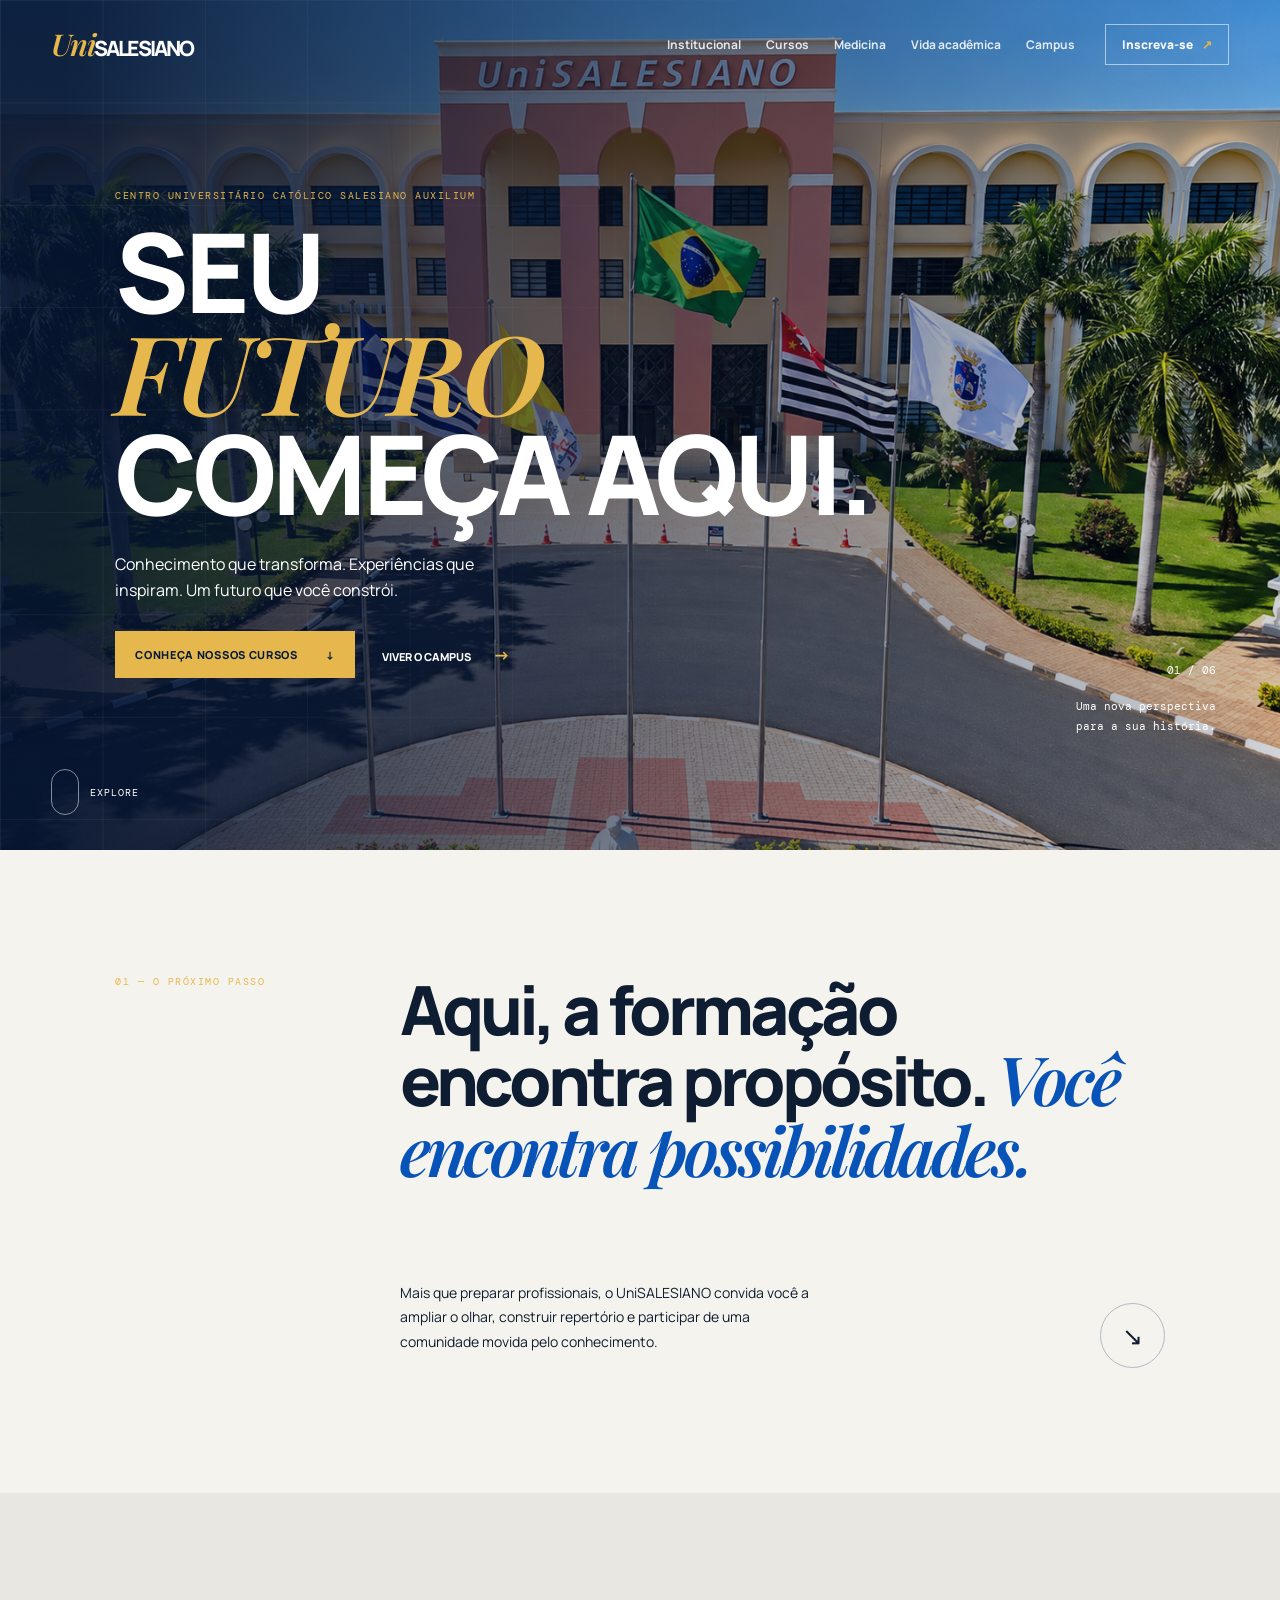
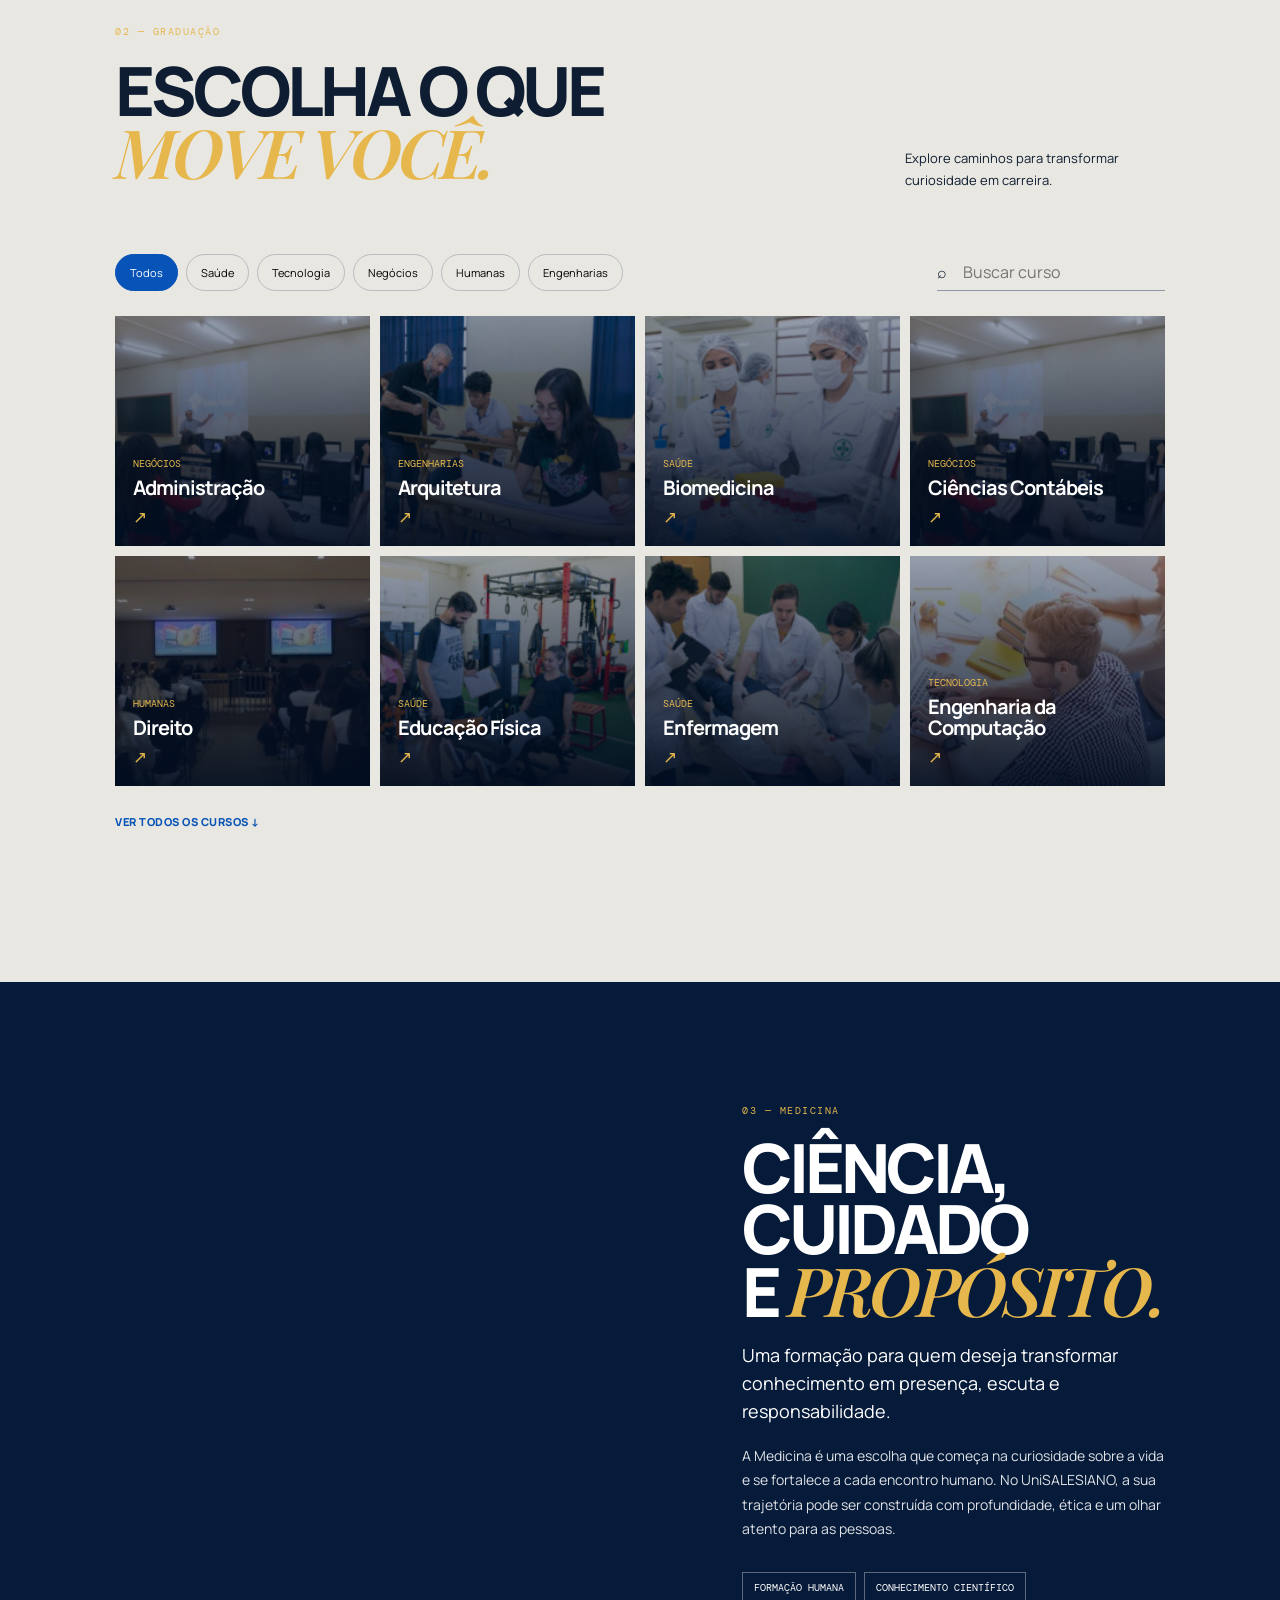
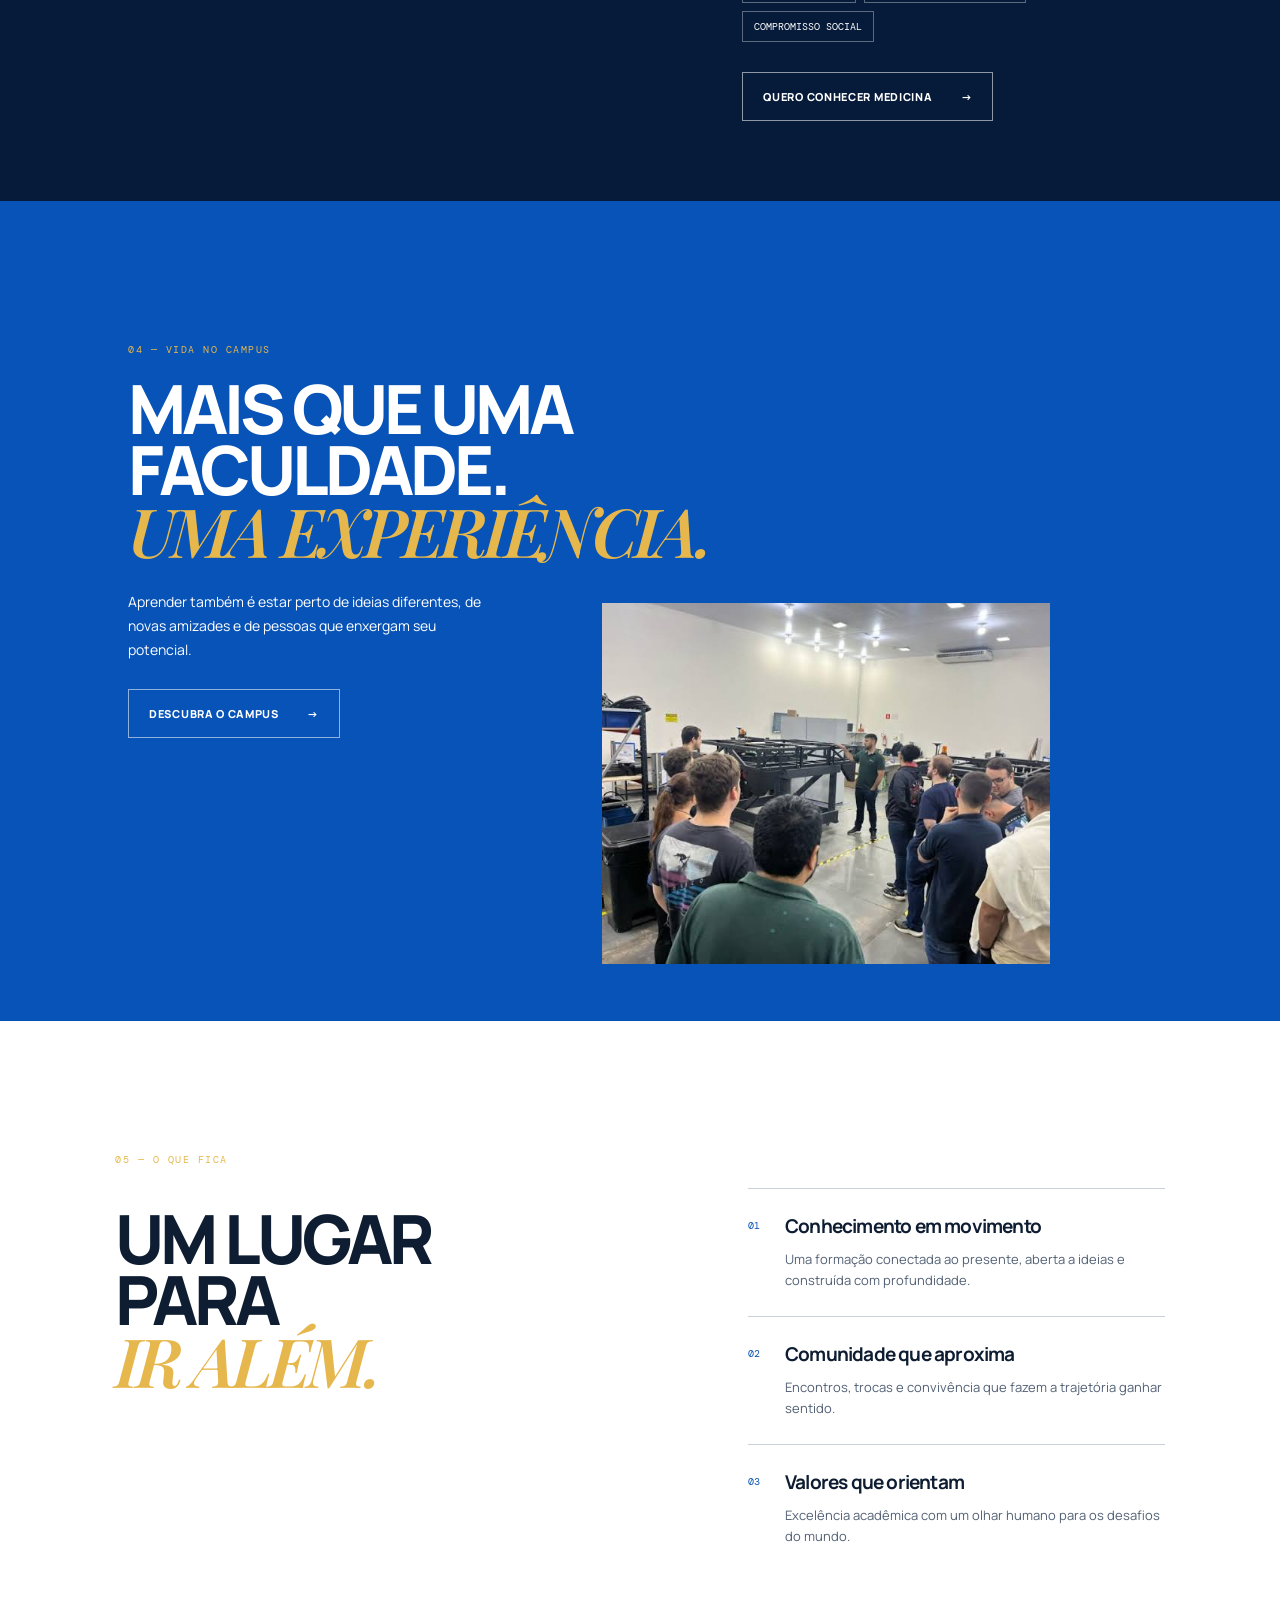
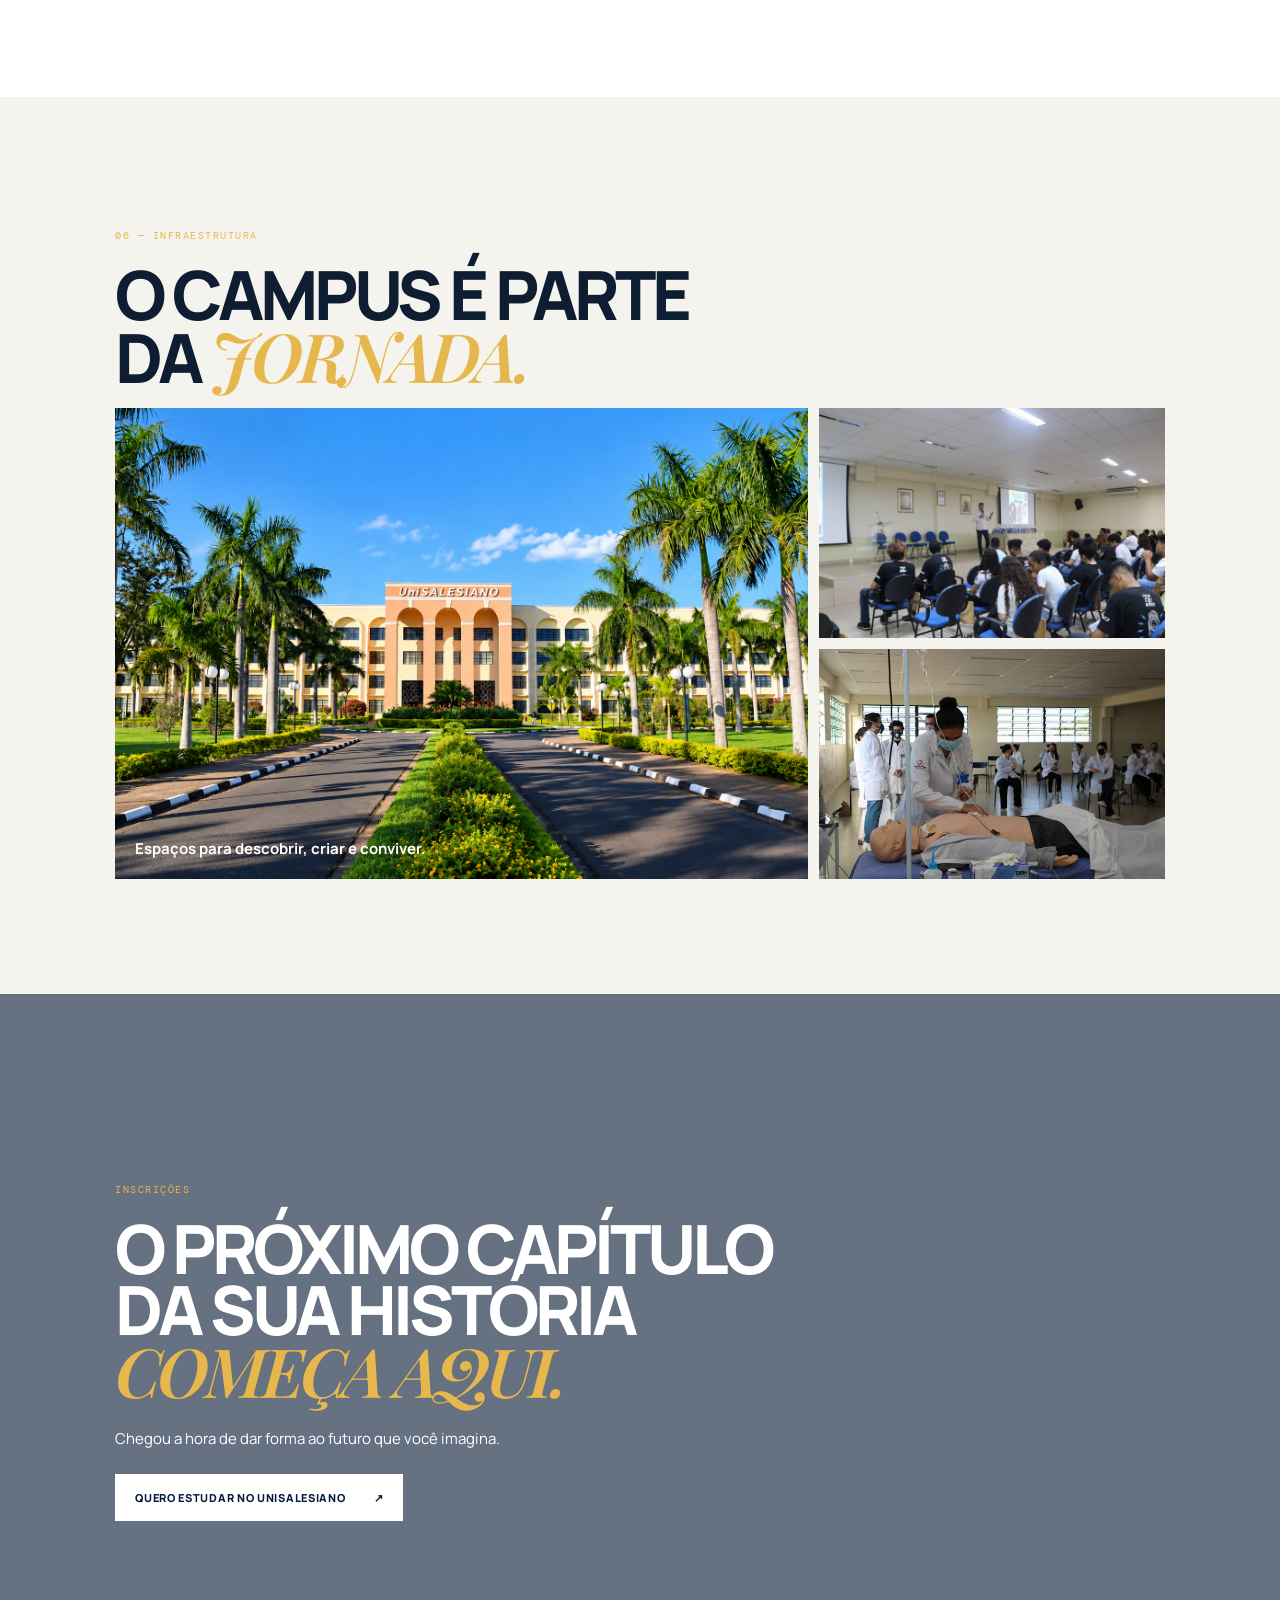
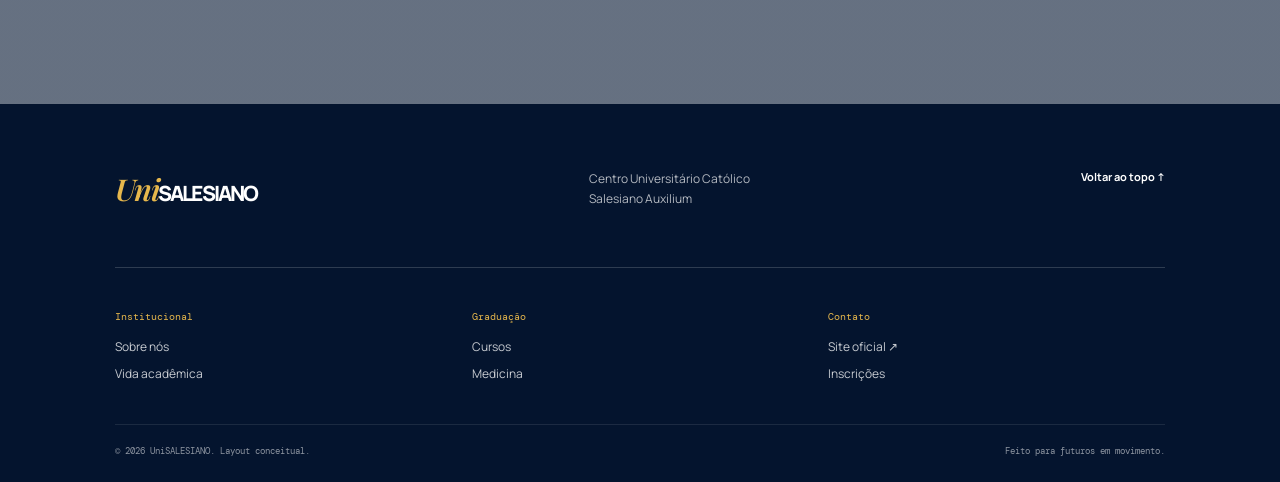
<file: index.html>
<!doctype html>
<html lang="pt-BR">
<head>
    <meta charset="UTF-8" />
    <meta name="viewport" content="width=device-width, initial-scale=1.0" />
    <meta name="description" content="UniSALESIANO — conhecimento que transforma." />

    <title>UniSALESIANO — Seu futuro começa aqui</title>

    <link rel="preconnect" href="https://fonts.googleapis.com" />
    <link rel="preconnect" href="https://fonts.gstatic.com" crossorigin />

    <link
        href="https://fonts.googleapis.com/css2?family=DM+Mono&family=Manrope:wght@400;500;600;700;800&family=Playfair+Display:ital,wght@0,600;0,700;1,600&display=swap"
        rel="stylesheet"
    />

    <link rel="stylesheet" href="./site/style.css" />
</head>

<body>

    <!-- BARRA DE PROGRESSO -->
    <div class="progress">
        <i></i>
    </div>

    <!-- CABEÇALHO -->
    <header id="inicio">

        <a class="brand" href="#inicio" aria-label="UniSALESIANO, início">
            <b>Uni</b>
            <span>SALESIANO</span>
        </a>

        <nav aria-label="Navegação principal">
            <a href="#institucional">Institucional</a>
            <a href="#cursos">Cursos</a>
            <a href="#medicina">Medicina</a>
            <a href="#experiencia">Vida acadêmica</a>
            <a href="#campus">Campus</a>
        </nav>

        <a class="header-cta" href="#inscricoes">
            Inscreva-se
            <span>↗</span>
        </a>

        <button class="menu" aria-label="Abrir menu" aria-expanded="false">
            <i></i>
            <i></i>
        </button>

    </header>

    <!-- CONTEÚDO PRINCIPAL -->
    <main>

        <!-- SEÇÃO 01: HERO -->
        <section class="hero" id="institucional">

            <div class="hero-image"></div>
            <div class="grid"></div>

            <div class="hero-copy">

                <p class="tag">
                    Centro Universitário Católico Salesiano Auxilium
                </p>

                <h1>
                    SEU<br>
                    <em>FUTURO</em><br>
                    COMEÇA AQUI.
                </h1>

                <p>
                    Conhecimento que transforma. Experiências que inspiram.
                    Um futuro que você constrói.
                </p>

                <div class="actions">

                    <a class="button gold" href="#cursos">
                        Conheça nossos cursos
                        <span>↓</span>
                    </a>

                    <a class="plain" href="#experiencia">
                        Viver o campus
                        <span>→</span>
                    </a>

                </div>

            </div>

            <div class="hero-note">
                <span>01 / 06</span>

                <p>
                    Uma nova perspectiva<br>
                    para a sua história.
                </p>
            </div>

            <a class="scroll" href="#manifesto">
                <i></i>
                Explore
            </a>

        </section>

        <!-- SEÇÃO 02: MANIFESTO -->
        <section class="manifesto section" id="manifesto">

            <span class="tag">01 — O próximo passo</span>

            <div>

                <h2 class="statement">
                    Aqui, a formação encontra propósito.
                    <em>Você encontra possibilidades.</em>
                </h2>

                <div class="manifesto-foot">

                    <p>
                        Mais que preparar profissionais, o UniSALESIANO
                        convida você a ampliar o olhar, construir repertório
                        e participar de uma comunidade movida pelo conhecimento.
                    </p>

                    <a class="circle" href="#cursos" aria-label="Explorar cursos">
                        ↘
                    </a>

                </div>

            </div>

        </section>

        <!-- SEÇÃO 03: CURSOS -->
        <section class="courses section" id="cursos">

            <div class="heading">

                <div>

                    <span class="tag">02 — Graduação</span>

                    <h2>
                        ESCOLHA O QUE<br>
                        <em>MOVE VOCÊ.</em>
                    </h2>

                </div>

                <p>
                    Explore caminhos para transformar curiosidade em carreira.
                </p>

            </div>

            <!-- FILTROS E PESQUISA -->
            <div class="controls">

                <div class="filters">
                    <button class="active" data-filter="Todos">Todos</button>
                    <button data-filter="Saúde">Saúde</button>
                    <button data-filter="Tecnologia">Tecnologia</button>
                    <button data-filter="Negócios">Negócios</button>
                    <button data-filter="Humanas">Humanas</button>
                    <button data-filter="Engenharias">Engenharias</button>
                </div>

                <label class="search">
                    ⌕
                    <input
                        type="search"
                        placeholder="Buscar curso"
                        aria-label="Buscar curso"
                    />
                </label>

            </div>

            <!-- CARDS GERADOS PELO JAVASCRIPT -->
            <div class="course-grid" id="courseGrid"></div>

            <button class="show-all" id="showAll">
                Ver todos os cursos ↓
            </button>

        </section>

        <!-- SEÇÃO 04: MEDICINA -->
        <section class="medicine" id="medicina">

            <div class="medicine-photo"></div>

            <div class="medicine-content">

                <span class="tag">03 — Medicina</span>

                <h2>
                    CIÊNCIA, CUIDADO<br>
                    E <em>PROPÓSITO.</em>
                </h2>

                <p class="lead">
                    Uma formação para quem deseja transformar conhecimento
                    em presença, escuta e responsabilidade.
                </p>

                <p>
                    A Medicina é uma escolha que começa na curiosidade
                    sobre a vida e se fortalece a cada encontro humano.
                    No UniSALESIANO, a sua trajetória pode ser construída
                    com profundidade, ética e um olhar atento para as pessoas.
                </p>

                <div class="medicine-points">
                    <span>Formação humana</span>
                    <span>Conhecimento científico</span>
                    <span>Compromisso social</span>
                </div>

                <a class="button outline" href="#inscricoes">
                    Quero conhecer Medicina
                    <span>→</span>
                </a>

            </div>

            <p class="photo-caption"></p>

        </section>

        <!-- SEÇÃO 05: VIDA ACADÊMICA -->
        <section class="experience" id="experiencia">

            <div class="experience-a"></div>
            <div class="experience-b"></div>

            <div class="experience-copy">

                <span class="tag">04 — Vida no campus</span>

                <h2>
                    MAIS QUE UMA<br>
                    FACULDADE.<br>
                    <em>UMA EXPERIÊNCIA.</em>
                </h2>

                <p>
                    Aprender também é estar perto de ideias diferentes,
                    de novas amizades e de pessoas que enxergam seu potencial.
                </p>

                <a class="button outline" href="#campus">
                    Descubra o campus
                    <span>→</span>
                </a>

            </div>

        </section>

        <!-- SEÇÃO 06: PRINCÍPIOS -->
        <section class="principles section">

            <span class="tag">05 — O que fica</span>

            <div class="principle-layout">

                <h2>
                    UM LUGAR PARA<br>
                    <em>IR ALÉM.</em>
                </h2>

                <div class="principle-list">

                    <!-- PRINCÍPIO 01 -->
                    <article>

                        <b>01</b>

                        <div>
                            <h3>Conhecimento em movimento</h3>

                            <p>
                                Uma formação conectada ao presente,
                                aberta a ideias e construída com profundidade.
                            </p>
                        </div>

                    </article>

                    <!-- PRINCÍPIO 02 -->
                    <article>

                        <b>02</b>

                        <div>
                            <h3>Comunidade que aproxima</h3>

                            <p>
                                Encontros, trocas e convivência que fazem
                                a trajetória ganhar sentido.
                            </p>
                        </div>

                    </article>

                    <!-- PRINCÍPIO 03 -->
                    <article>

                        <b>03</b>

                        <div>
                            <h3>Valores que orientam</h3>

                            <p>
                                Excelência acadêmica com um olhar humano
                                para os desafios do mundo.
                            </p>
                        </div>

                    </article>

                </div>

            </div>

        </section>

        <!-- SEÇÃO 07: CAMPUS -->
        <section class="campus section" id="campus">

            <div class="heading campus-head">

                <div>

                    <span class="tag">06 — Infraestrutura</span>

                    <h2>
                        O CAMPUS É PARTE<br>
                        DA <em>JORNADA.</em>
                    </h2>

                </div>

            </div>

            <!-- GALERIA DE FOTOS -->
            <div class="gallery">

                <figure class="main-photo">

                    <img
                        src="./imagens/Entrada do Campus UniSALESIANO Tropical.png"
                        alt="Arquitetura universitária"
                    />

                    <figcaption>
                        Espaços para descobrir, criar e conviver.
                    </figcaption>

                </figure>

                <figure>

                    <img
                        src="./imagens/ambiente de estudo.jpg"
                        alt="Ambiente de estudo"
                    />

                </figure>

                <figure>

                    <img
                        src="./imagens/aluno colaborando.jpg"
                        alt="Estudantes colaborando"
                    />

                </figure>

            </div>

        </section>

        <!-- SEÇÃO 08: INSCRIÇÕES -->
        <section class="enroll" id="inscricoes">

            <div class="enroll-photo"></div>

            <div class="enroll-content">

                <span class="tag">Inscrições</span>

                <h2>
                    O PRÓXIMO CAPÍTULO<br>
                    DA SUA HISTÓRIA<br>
                    <em>COMEÇA AQUI.</em>
                </h2>

                <p>
                    Chegou a hora de dar forma ao futuro que você imagina.
                </p>

                <a
                    class="button white"
                    href="https://unisalesiano.com.br/aracatuba/graduacao/"
                    target="_blank"
                    rel="noreferrer"
                >
                    Quero estudar no UniSALESIANO
                    <span>↗</span>
                </a>

            </div>

        </section>

    </main>

    <!-- RODAPÉ -->
    <footer>

        <!-- PARTE SUPERIOR -->
        <div class="footer-top">

            <a class="brand" href="#inicio">
                <b>Uni</b>
                <span>SALESIANO</span>
            </a>

            <p>
                Centro Universitário Católico<br>
                Salesiano Auxilium
            </p>

            <a href="#inicio">Voltar ao topo ↑</a>

        </div>

        <!-- LINKS DO RODAPÉ -->
        <div class="footer-links">

            <div>
                <small>Institucional</small>
                <a href="#institucional">Sobre nós</a>
                <a href="#experiencia">Vida acadêmica</a>
            </div>

            <div>
                <small>Graduação</small>
                <a href="#cursos">Cursos</a>
                <a href="#medicina">Medicina</a>
            </div>

            <div>
                <small>Contato</small>

                <a
                    href="https://www.unisalesiano.edu.br/"
                    target="_blank"
                    rel="noreferrer"
                >
                    Site oficial ↗
                </a>

                <a href="#inscricoes">Inscrições</a>
            </div>

        </div>

        <!-- DIREITOS AUTORAIS -->
        <div class="footer-bottom">
            <span>© 2026 UniSALESIANO. Layout conceitual.</span>
            <span>Feito para futuros em movimento.</span>
        </div>

    </footer>

    <!-- MODAL DE INFORMAÇÕES DOS CURSOS -->
    <dialog id="modal">

        <button class="close" aria-label="Fechar">
            ×
        </button>

        <span class="tag">Graduação</span>

        <h2></h2>

        <p></p>

        <a class="button gold" href="#inscricoes">
            Quero saber mais
            <span>→</span>
        </a>

    </dialog>

    <!-- JAVASCRIPT -->
    <script src="./site/script.js"></script>

</body>
</html>
</file>
<file: site/style.css>
:root { --navy:#061a39; --blue:#0753b7; --gold:#e6b74c; --cream:#f5f3ed; --ink:#0e1d31; }
* { box-sizing:border-box; }
html { scroll-behavior:smooth; }
body { margin:0; background:var(--cream); color:var(--ink); font-family:Manrope,Arial,sans-serif; }
a { color:inherit; text-decoration:none; } button,input { font:inherit; }
.progress { position:fixed; z-index:30; top:0; right:0; left:0; height:3px; }.progress i { display:block; width:0; height:100%; background:var(--gold); }
header { position:absolute; z-index:20; top:0; right:0; left:0; height:88px; padding:0 4vw; display:flex; align-items:center; gap:30px; color:#fff; transition:.3s; }
header.scrolled { position:fixed; height:70px; background:rgba(6,26,57,.88); backdrop-filter:blur(14px); }.brand { display:flex; align-items:baseline; letter-spacing:-1.8px; font-size:21px; font-weight:500; white-space:nowrap; }.brand b { color:var(--gold); font:italic 600 30px 'Playfair Display'; }.brand span { font-weight:800; }
nav { display:flex; gap:25px; margin-left:auto; font-size:12px; font-weight:700; } nav a { opacity:.85; } nav a:hover { color:var(--gold); opacity:1; }.header-cta { border:1px solid rgba(255,255,255,.55); padding:11px 16px; font-size:12px; font-weight:800; }.header-cta span { color:var(--gold); margin-left:7px; }.menu { display:none; }
.hero { position:relative; isolation:isolate; min-height:630px; height:min(850px,100vh); overflow:hidden; color:#fff; background:var(--navy); }.hero-image,.enroll-photo { position:absolute; z-index:-2; inset:0; background:linear-gradient(90deg,rgba(5,20,48,.92) 5%,rgba(5,20,48,.55) 50%,rgba(5,20,48,.18)),url('../imagens/Entrada\ Simétrica\ do\ UniSALESIANO.png') center/cover; animation:zoom 13s ease-out both; }.grid { position:absolute; z-index:-1; inset:0; background-image:linear-gradient(rgba(255,255,255,.06) 1px,transparent 1px),linear-gradient(90deg,rgba(255,255,255,.06) 1px,transparent 1px); background-size:8vw 8vw; mask-image:linear-gradient(90deg,#000,transparent 75%); }.hero-copy { position:absolute; top:21%; left:9vw; max-width:800px; }.tag { color:var(--gold); font:10px 'DM Mono',monospace; letter-spacing:1.5px; text-transform:uppercase; } h1,h2 { margin:20px 0; letter-spacing:-4px; font-weight:800; line-height:.9; } h1 { font-size:clamp(58px,8.6vw,130px); } h1 em,h2 em { color:var(--gold); font-family:'Playfair Display'; font-weight:600; }.hero-copy>p:not(.tag) { max-width:390px; margin:28px 0; line-height:1.65; }.actions { display:flex; align-items:center; gap:27px; }.button { display:inline-flex; align-items:center; gap:28px; padding:16px 20px; font-size:11px; font-weight:800; letter-spacing:.7px; text-transform:uppercase; transition:.25s; }.button:hover { transform:translateY(-3px); gap:35px; }.gold { color:var(--navy); background:var(--gold); }.plain { font-size:11px; font-weight:800; text-transform:uppercase; }.plain span { margin-left:20px; color:var(--gold); font-size:17px; }.hero-note { position:absolute; right:5vw; bottom:12%; text-align:right; font:11px 'DM Mono'; line-height:1.8; }.hero-note p { margin-top:17px; }.scroll { position:absolute; bottom:35px; left:4vw; display:flex; align-items:center; gap:11px; font:10px 'DM Mono'; letter-spacing:1px; text-transform:uppercase; }.scroll i { width:28px; height:46px; border:1px solid rgba(255,255,255,.5); border-radius:20px; }
.section { padding:125px 9vw; }.manifesto { display:grid; grid-template-columns:1fr 3fr; gap:30px; }.statement { max-width:970px; margin:0; font-size:clamp(34px,5.3vw,76px); line-height:1.02; }.statement em { color:var(--blue); }.manifesto-foot { display:flex; align-items:end; justify-content:space-between; max-width:800px; margin:80px 0 0 auto; }.manifesto-foot p { max-width:430px; font-size:14px; line-height:1.75; }.circle { display:grid; width:65px; height:65px; place-items:center; border:1px solid #b3bac5; border-radius:50%; font-size:25px; transition:.2s; }.circle:hover { transform:rotate(45deg); color:#fff; background:var(--blue); }
.courses { background:#e8e7e1; }.heading { display:flex; align-items:end; justify-content:space-between; }.heading h2,.principle-layout h2,.medicine h2,.experience h2,.enroll h2 { font-size:clamp(40px,5.3vw,76px); }.heading>p { max-width:260px; font-size:13px; line-height:1.7; }.controls { display:flex; justify-content:space-between; gap:20px; margin:50px 0 25px; }.filters { display:flex; flex-wrap:wrap; gap:8px; }.filters button { padding:8px 14px; border:1px solid #b8bbc1; border-radius:20px; background:transparent; font-size:11px; cursor:pointer; }.filters button.active,.filters button:hover { border-color:var(--blue); color:#fff; background:var(--blue); }.search { display:flex; align-items:center; min-width:195px; gap:9px; border-bottom:1px solid #8d96a4; }.search input { width:100%; padding:7px; border:0; outline:0; background:transparent; }.course-grid { display:grid; grid-template-columns:repeat(4,1fr); gap:10px; }.course { position:relative; isolation:isolate; display:flex; flex-direction:column; justify-content:end; min-height:230px; padding:18px; overflow:hidden; color:#fff; background:var(--navy); cursor:pointer; }.course::before { position:absolute; z-index:-2; inset:0; content:''; opacity:.58; background:var(--photo) center/cover; transition:.5s; }.course::after { position:absolute; z-index:-1; inset:0; content:''; background:linear-gradient(transparent,rgba(1,13,32,.9)); }.course:hover::before { transform:scale(1.1); opacity:.82; }.course small { color:var(--gold); font:10px 'DM Mono'; text-transform:uppercase; }.course h3 { margin:7px 0; font-size:20px; line-height:1.05; letter-spacing:-1px; }.course span { color:var(--gold); font-size:17px; }.show-all { padding:28px 0; border:0; color:var(--blue); background:none; font-size:11px; font-weight:800; letter-spacing:.5px; text-transform:uppercase; cursor:pointer; }
.medicine { position:relative; display:grid; grid-template-columns:1fr 1fr; min-height:700px; color:#fff; background:var(--navy); }.medicine-photo { min-height:600px; background:linear-gradient(0deg,rgba(6,26,57,.2),rgba(6,26,57,.2)),url('https://images.unsplash.com/photo-1576091160399-112ba8d25d1d?auto=format&fit=crop&w=1400&q=85') center/cover; }.medicine-content { padding:115px 9vw 80px 8vw; }.medicine-content h2 { margin-top:18px; }.medicine-content p { max-width:490px; font-size:14px; line-height:1.75; opacity:.87; }.medicine-content .lead { max-width:450px; font-size:18px; line-height:1.55; opacity:1; }.medicine-points { display:flex; flex-wrap:wrap; gap:8px; margin:30px 0; }.medicine-points span { padding:8px 11px; border:1px solid rgba(255,255,255,.35); font:10px 'DM Mono'; text-transform:uppercase; }.outline { border:1px solid rgba(255,255,255,.55); color:#fff; }.photo-caption { position:absolute; bottom:18px; left:20px; margin:0; font:9px 'DM Mono'; opacity:.65; }
.experience { position:relative; min-height:820px; overflow:hidden; color:#fff; background:var(--blue); }.experience-copy { position:relative; z-index:2; width:68%; padding:135px 10vw; }.experience-copy>p { max-width:370px; margin:27px 0; font-size:14px; line-height:1.7; }.experience-a,.experience-b { position:absolute; background-position:center; background-size:cover; }.experience-a { top:0; right:0; width:45%; height:61%; background-image:url('https://images.unsplash.com/photo-1523050854058-8df90110c9f1?auto=format&fit=crop&w=1100&q=80'); }.experience-b { right:18%; bottom:7%; width:35%; height:44%; background-image:url('../imagens/experience.jpg'); }.experience small { position:absolute; bottom:40px; left:10vw; font:9px 'DM Mono'; opacity:.6; }
.principles { background:#fff; }.principle-layout { display:grid; grid-template-columns:1.15fr 1fr; gap:12vw; margin-top:20px; }.principle-list article { display:flex; gap:25px; padding:24px 0; border-top:1px solid #ccd0d7; }.principle-list b { padding-top:6px; color:var(--blue); font:10px 'DM Mono'; }.principle-list h3 { margin:0; font-size:19px; letter-spacing:-.8px; }.principle-list p { margin:10px 0 0; color:#526074; font-size:13px; line-height:1.65; }
.campus { padding-bottom:115px; }.gallery { display:grid; grid-template-columns:2fr 1fr; grid-template-rows:230px 230px; gap:11px; }.gallery figure { position:relative; margin:0; overflow:hidden; }.gallery .main-photo { grid-row:span 2; }.gallery img { width:100%; height:100%; object-fit:cover; transition:.6s; }.gallery figure:hover img { transform:scale(1.06); }.gallery figcaption { position:absolute; bottom:20px; left:20px; color:#fff; font-size:15px; font-weight:700; }
.enroll { position:relative; isolation:isolate; display:flex; align-items:center; height:710px; overflow:hidden; color:#fff; }.enroll-photo { background-image:linear-gradient(rgba(6,26,57,.6),rgba(6,26,57,.6)),url('https://images.unsplash.com/photo-1523580846011-d3a5bc25702b?auto=format&fit=crop&w=2000&q=85'); }.enroll-content { padding:0 9vw; }.enroll-content p { margin:25px 0; font-size:15px; }.white { color:var(--navy); background:#fff; }
footer { padding:65px 9vw 25px; color:#fff; background:#04142e; }.footer-top { display:flex; align-items:start; justify-content:space-between; padding-bottom:58px; border-bottom:1px solid rgba(255,255,255,.17); }.footer-top p { margin:0; font-size:12px; line-height:1.7; opacity:.7; }.footer-top>a:last-child { font-size:11px; font-weight:700; }.footer-links { display:grid; grid-template-columns:repeat(3,1fr); gap:20px; padding:42px 0; }.footer-links div { display:flex; flex-direction:column; gap:10px; font-size:12px; }.footer-links small { margin-bottom:5px; color:var(--gold); font:10px 'DM Mono'; }.footer-links a { opacity:.78; }.footer-bottom { display:flex; justify-content:space-between; padding-top:20px; border-top:1px solid rgba(255,255,255,.17); font:9px 'DM Mono'; opacity:.55; }
dialog { position:relative; width:calc(100% - 35px); max-width:570px; padding:55px; border:0; color:var(--navy); background:var(--cream); box-shadow:0 20px 70px rgba(0,0,0,.4); } dialog::backdrop { background:rgba(2,11,27,.75); backdrop-filter:blur(5px); } dialog h2 { font-size:54px; } dialog p { margin-bottom:26px; line-height:1.7; }.close { position:absolute; top:12px; right:18px; border:0; background:none; font-size:32px; cursor:pointer; }
@keyframes zoom { from { transform:scale(1.08); } to { transform:scale(1); } }
@media (max-width:760px) { header { height:70px; padding:0 6vw; } nav,.header-cta { display:none; }.menu { display:block; width:30px; margin-left:auto; padding:4px; border:0; background:transparent; }.menu i { display:block; height:1px; margin:6px 0; background:#fff; } header.open nav { position:absolute; top:70px; right:0; left:0; display:flex; flex-direction:column; gap:19px; padding:25px 6vw; background:var(--navy); }.hero { min-height:670px; }.hero-copy { top:20%; left:6vw; }.hero-note { display:none; }.grid { background-size:22vw 22vw; }.actions { align-items:start; flex-direction:column; gap:8px; }.section { padding:80px 6vw; }.manifesto { display:block; }.manifesto>.tag { display:block; margin-bottom:44px; }.statement { letter-spacing:-2px; }.manifesto-foot { margin-top:42px; }.heading,.controls,.footer-top { display:block; }.heading>p { margin-top:23px; }.controls { margin-top:33px; }.search { width:100%; margin-top:21px; }.course-grid { grid-template-columns:repeat(2,1fr); }.course { min-height:200px; }.medicine { grid-template-columns:1fr; }.medicine-photo { min-height:370px; }.medicine-content { padding:70px 6vw; }.experience { min-height:820px; }.experience-copy { width:100%; padding:90px 6vw; }.experience-a { width:63%; height:38%; opacity:.45; }.experience-b { right:6%; bottom:9%; width:48%; height:25%; }.experience small { left:6vw; }.principle-layout { grid-template-columns:1fr; gap:30px; }.gallery { grid-template-columns:1fr 1fr; grid-template-rows:230px 135px; }.gallery .main-photo { grid-column:span 2; grid-row:auto; }.enroll { height:630px; }.enroll-content { padding:0 6vw; }.enroll h2 { letter-spacing:-2.4px; }.footer-top>* { margin-bottom:25px; }.footer-links { grid-template-columns:1fr 1fr; }.footer-bottom { gap:15px; line-height:1.6; } }
@media (prefers-reduced-motion:reduce) { *,*:before,*:after { scroll-behavior:auto!important; animation-duration:.01ms!important; transition-duration:.01ms!important; } }
</file>
